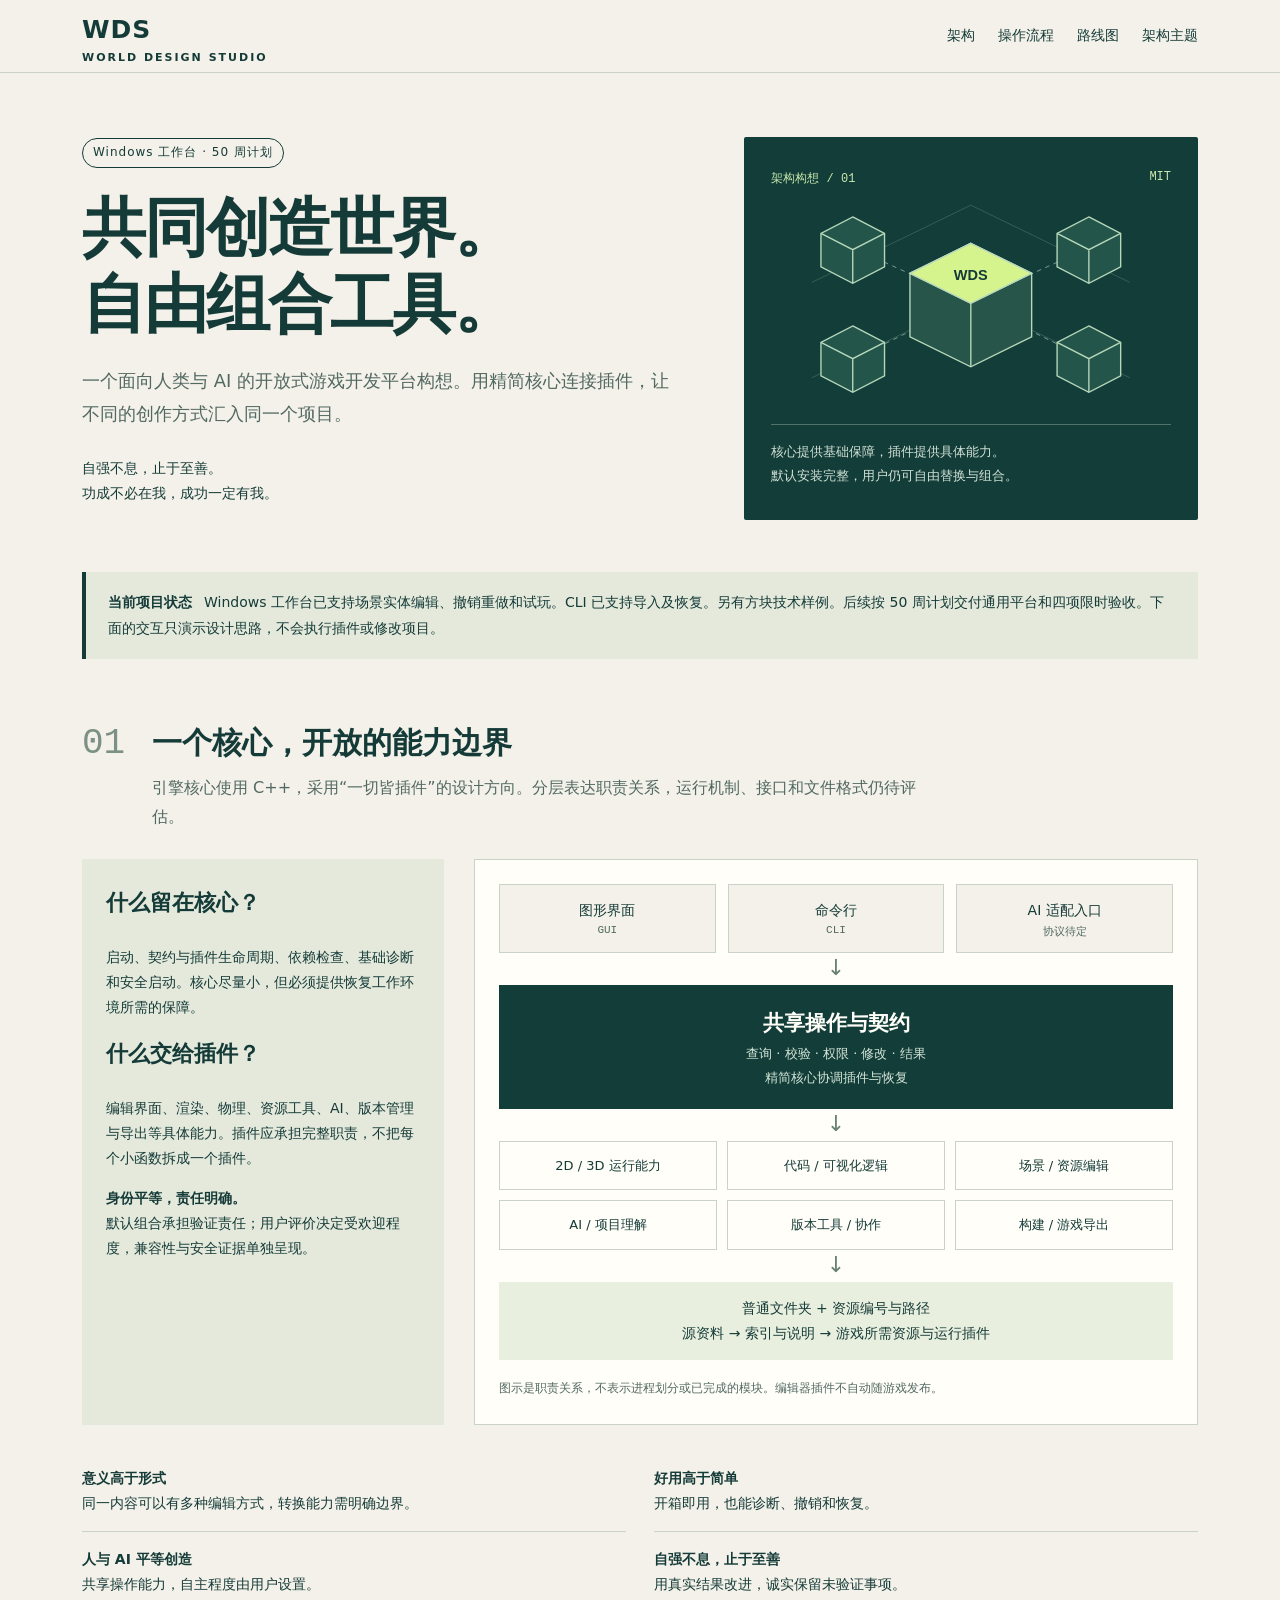
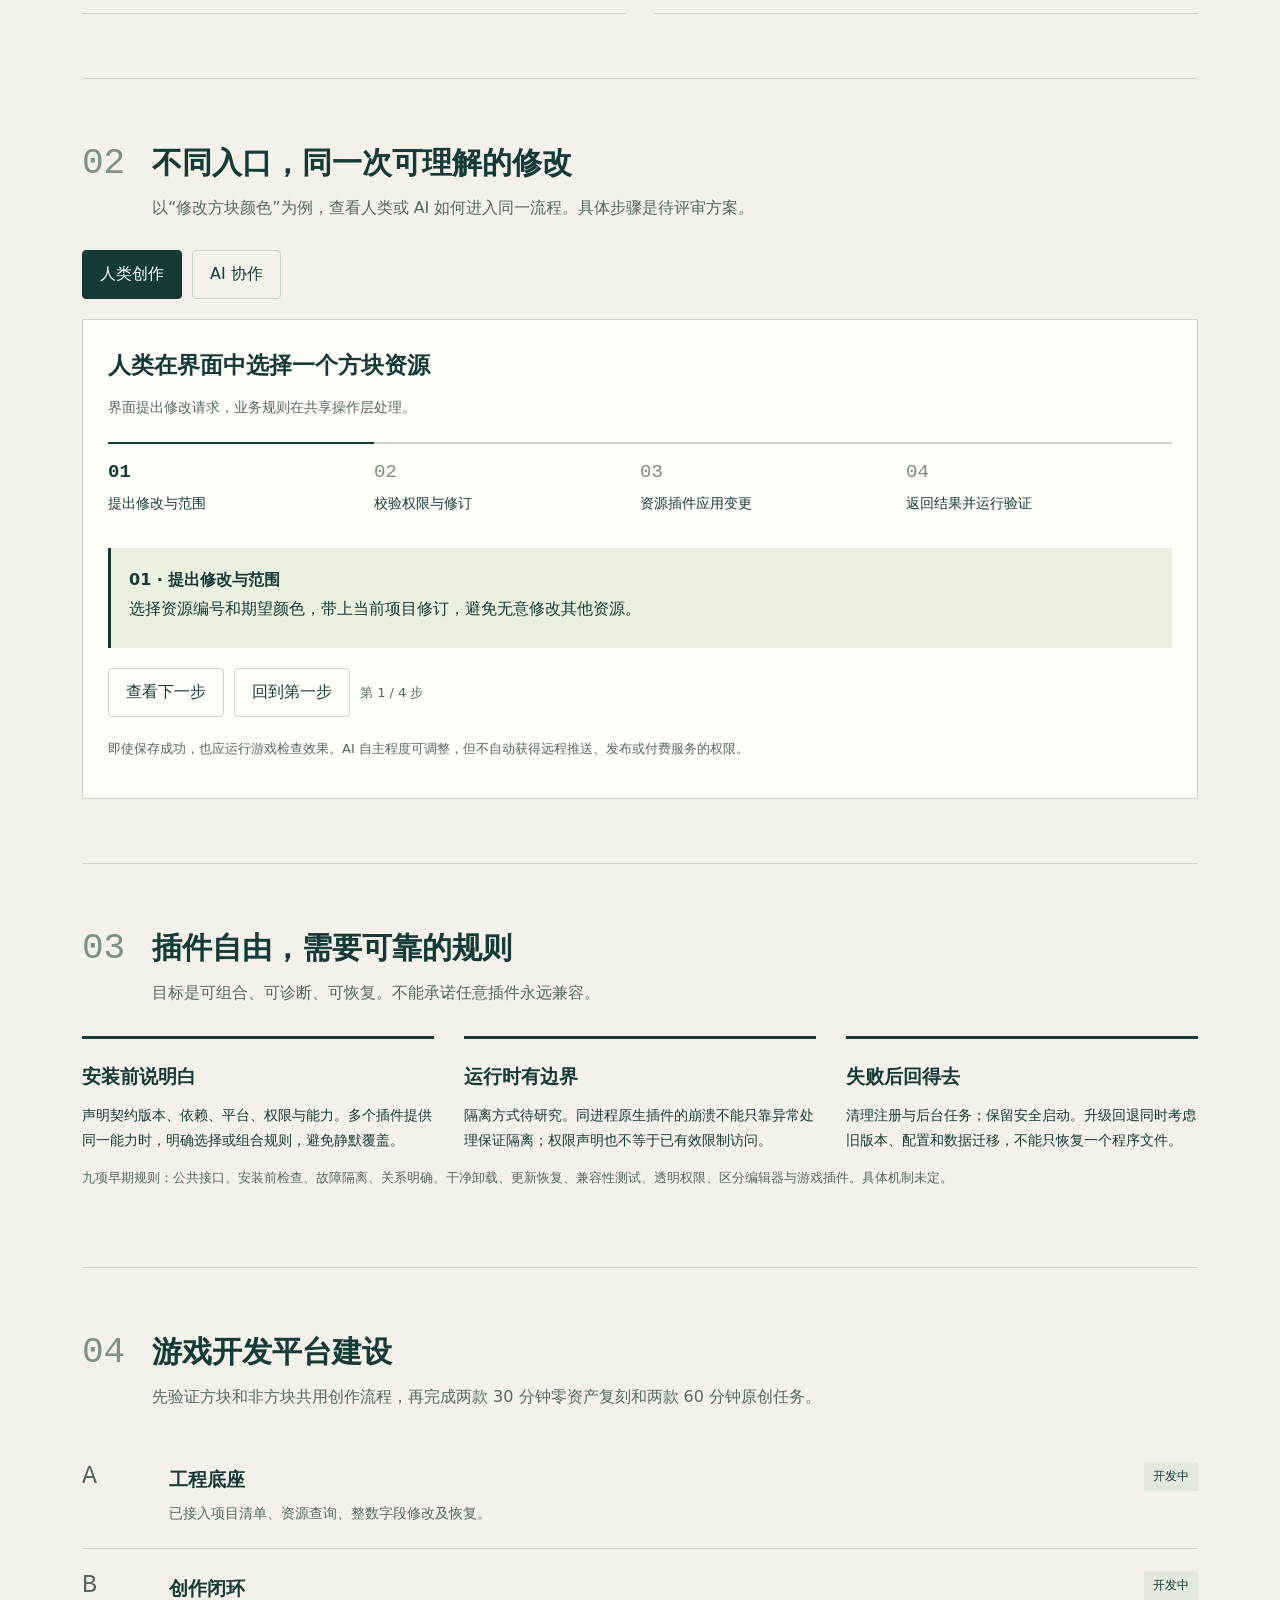
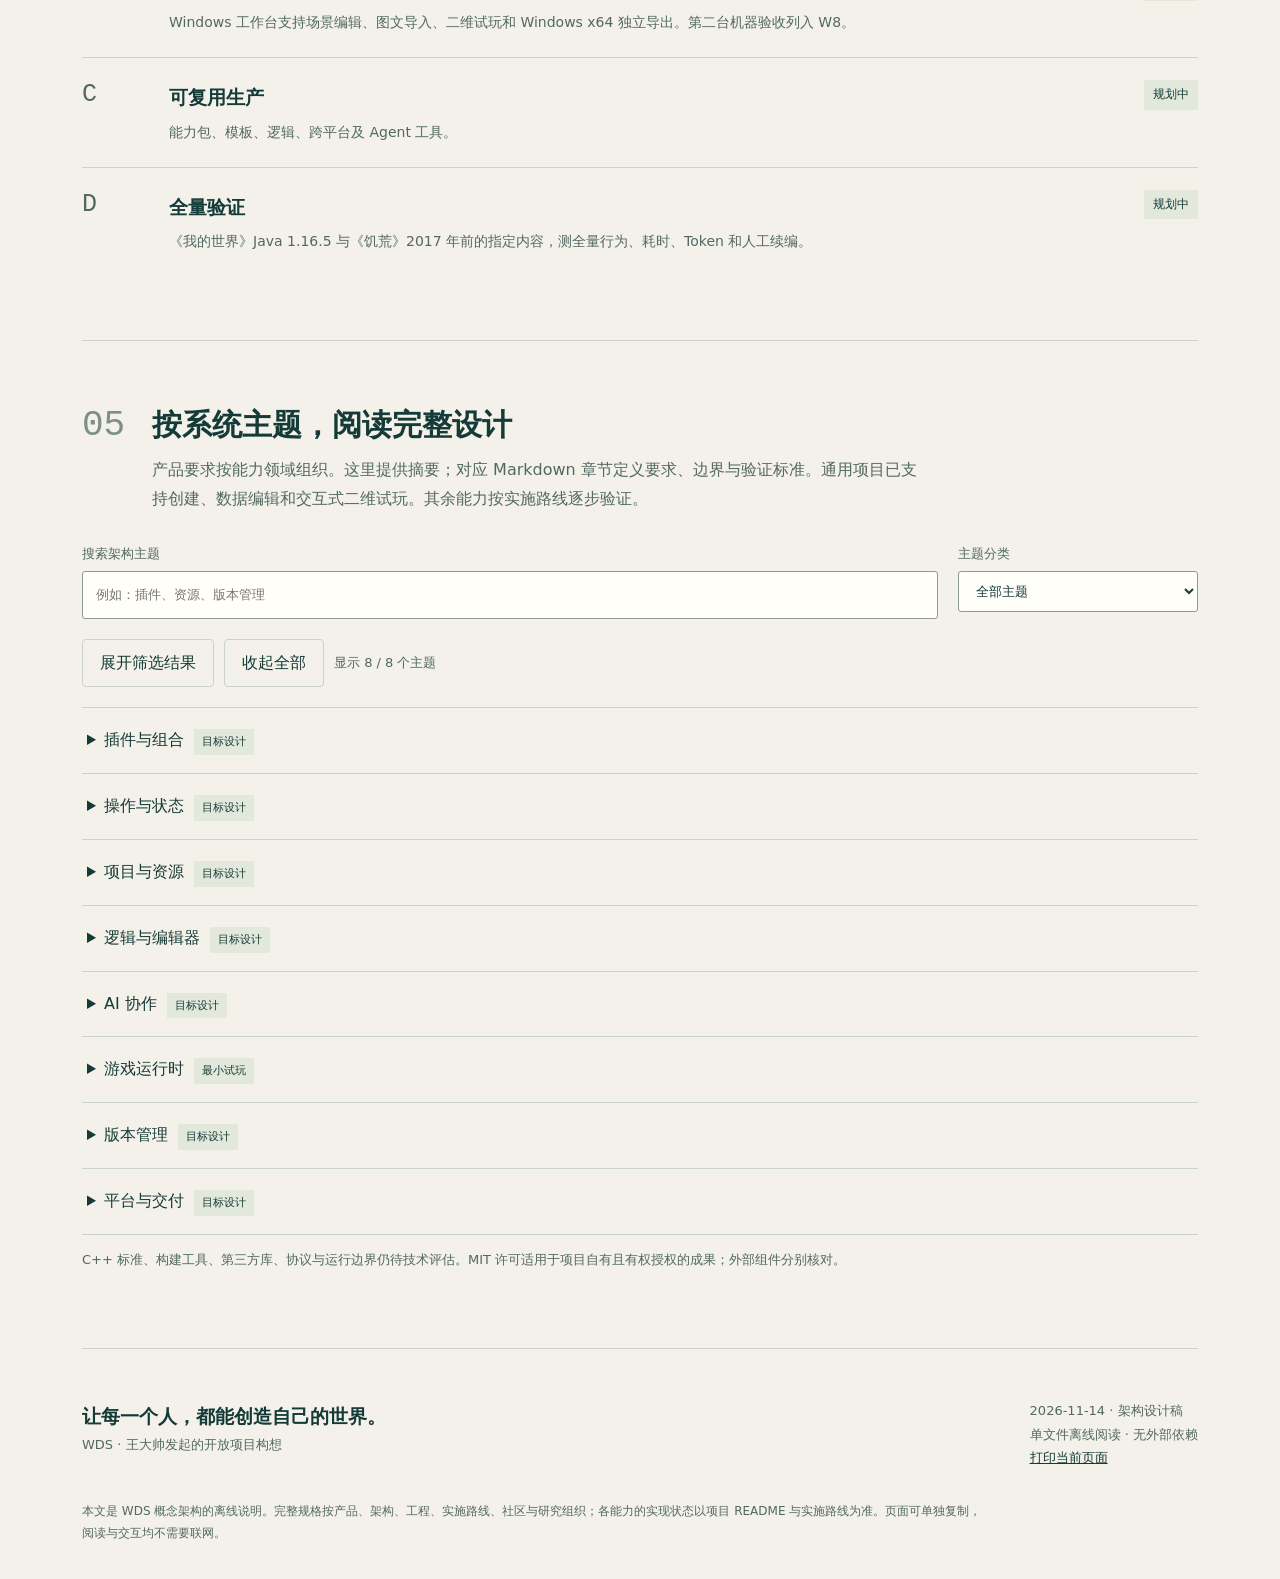
<file: docs/architecture.html>
<!doctype html>
<html lang="zh-CN">
<head>
<meta charset="utf-8">
<meta name="viewport" content="width=device-width,initial-scale=1">
<meta name="description" content="WDS 规划阶段的离线架构说明：精简核心、插件组合、人与 AI 共享操作与系统主题。">
<meta http-equiv="Content-Security-Policy" content="default-src 'none'; style-src 'unsafe-inline'; script-src 'unsafe-inline'; img-src data:; connect-src 'none'; font-src 'none'; base-uri 'none'; form-action 'none'">
<title>WDS · 架构构想 | 离线说明</title>
<style>
:root{--ink:#153b38;--muted:#526962;--paper:#f3f1e9;--white:#fffef8;--line:#c9d3c8;--green:#d6f48e;--orange:#eebc86;--dark:#123d38;--mono:Consolas,monospace}*{box-sizing:border-box}html{scroll-behavior:smooth;scroll-padding-top:90px}body{margin:0;background:var(--paper);color:var(--ink);font-family:"Microsoft YaHei","PingFang SC",system-ui,sans-serif;font-size:16px;line-height:1.8}a{color:inherit;text-underline-offset:4px}button,input,select{font:inherit}button{cursor:pointer}button:focus-visible,a:focus-visible,summary:focus-visible,input:focus-visible,select:focus-visible{outline:3px solid #a24f1d;outline-offset:4px}[hidden]{display:none!important}.skip{position:absolute;left:12px;top:-80px;background:white;padding:10px;z-index:10}.skip:focus{top:12px}.wrap{max-width:1200px;margin:auto;padding:0 42px}header{position:sticky;top:0;z-index:5;background:var(--paper);border-bottom:1px solid var(--line)}header .wrap{display:flex;align-items:center;gap:24px;min-height:72px}.brand{font-size:25px;font-weight:850;text-decoration:none;letter-spacing:1px}.brand small{font-size:11px;letter-spacing:2px;display:block;line-height:1.1}.nav{margin-left:auto;display:flex;gap:23px;flex-wrap:wrap}.nav a{font-size:14px;text-decoration:none}.nav a:hover{text-decoration:underline}.hero{display:grid;grid-template-columns:1.35fr 1fr;gap:50px;padding:64px 0 52px}.eyebrow{font:12px var(--mono);letter-spacing:2px;text-transform:uppercase}.flag{display:inline-block;font-size:12px;border:1px solid var(--ink);padding:3px 10px;border-radius:99px;letter-spacing:1px}.hero h1{font-size:clamp(38px,5vw,64px);line-height:1.2;letter-spacing:-2px;margin:22px 0}.hero .lead{max-width:600px;color:var(--muted);font-size:18px}.hero .spirit{font-size:14px;margin-top:26px}.model{background:var(--dark);color:var(--white);padding:27px;position:relative;align-self:stretch;display:flex;flex-direction:column;justify-content:center;border-radius:2px}.model svg{width:100%;max-height:240px}.model .caption{font-size:13px;color:#d2e1d6;border-top:1px solid #52726b;padding-top:15px;margin-top:10px}.meta{display:flex;gap:20px;justify-content:space-between;font:12px var(--mono);color:#cae8af}.notice{padding:18px 22px;border-left:4px solid var(--ink);background:#e4e9dc;font-size:14px}.notice strong{margin-right:12px}.section{padding:64px 0;border-bottom:1px solid var(--line)}.section-head{display:grid;grid-template-columns:70px 1fr;align-items:start;margin-bottom:28px}.section-no{font:36px var(--mono);color:#7c9086}.section h2{font-size:30px;line-height:1.3;margin:0 0 12px}.section-head p{margin:0;color:var(--muted);max-width:780px}.architecture{display:grid;grid-template-columns:1fr 2fr;gap:30px}.explain{padding:24px;background:#e4e9dc}.explain h3{margin-top:0;font-size:22px}.explain p{font-size:14px}.diagram{border:1px solid var(--line);padding:24px;background:var(--white)}.entries{display:grid;grid-template-columns:repeat(3,1fr);gap:12px}.entry{text-align:center;background:var(--paper);border:1px solid var(--line);padding:13px 4px;font-size:14px}.entry small{display:block;font:11px var(--mono);color:var(--muted)}.connector{text-align:center;color:#688171;height:32px;font-size:22px;line-height:30px}.core{background:var(--dark);color:var(--white);padding:20px;text-align:center}.core strong{font-size:21px}.core span{display:block;font-size:13px;color:#d4e5d8}.capabilities{display:grid;grid-template-columns:repeat(3,1fr);gap:10px}.capabilities div{padding:12px 7px;text-align:center;border:1px solid var(--line);font-size:13px}.asset{background:#e9efdf;padding:14px;text-align:center;font-size:14px}.figcaption{font-size:12px;color:var(--muted);margin:18px 0 0}.principle-list{margin:26px 0 0;padding:0;list-style:none;display:grid;grid-template-columns:1fr 1fr;gap:0 28px}.principle-list li{padding:15px 0;border-bottom:1px solid var(--line);font-size:14px}.principle-list strong{display:block}.toolbar{display:flex;gap:10px;align-items:center;flex-wrap:wrap;margin:20px 0}.choice{background:transparent;border:1px solid var(--line);padding:9px 17px;border-radius:4px;color:var(--ink)}.choice[aria-pressed=true]{background:var(--ink);color:white;border-color:var(--ink)}.demo{background:var(--white);border:1px solid var(--line);padding:25px}.demo h3{margin:0 0 8px;font-size:23px}.demo .sub{font-size:14px;color:var(--muted);margin:0}.steps{counter-reset:step;list-style:none;padding:0;display:grid;grid-template-columns:repeat(4,1fr);gap:0;margin:22px 0}.steps li{position:relative;border-top:2px solid var(--line);padding:17px 16px 10px 0;font-size:14px}.steps li:before{counter-increment:step;content:"0" counter(step);display:block;font:19px var(--mono);margin-bottom:8px;color:#7a8f7e}.steps li.active{border-color:var(--ink)}.steps li.active:before{color:var(--ink);font-weight:bold}.step-note{background:#eaf0de;border-left:3px solid var(--ink);padding:18px;min-height:100px}.step-note strong{display:block}.fine{font-size:13px;color:var(--muted)}.limits{display:grid;grid-template-columns:repeat(3,1fr);gap:30px}.limits h3{font-size:19px;margin:0 0 10px}.limits p{font-size:14px;margin:0}.limits article{border-top:3px solid var(--ink);padding-top:20px}.roadmap{margin:0;padding:0;list-style:none}.roadmap li{display:grid;grid-template-columns:65px 1fr 140px;gap:22px;padding:22px 0;border-bottom:1px solid var(--line);align-items:start}.roadmap li:last-child{border-bottom:0}.roadmap .num{font:25px var(--mono);color:var(--muted)}.roadmap h3{margin:0;font-size:19px}.roadmap p{margin:5px 0 0;font-size:14px;color:var(--muted)}.status{font-size:12px;background:#e3e8dc;padding:4px 9px;justify-self:end;white-space:nowrap}.status.current{background:var(--green)}.filters{display:grid;grid-template-columns:1fr 240px;gap:20px;margin-bottom:18px}.filters label{display:block;font-size:13px;color:var(--muted)}input,select{width:100%;margin-top:6px;background:var(--white);border:1px solid #8b9d8e;padding:11px 13px;color:var(--ink);border-radius:3px}.topic-list{border-top:1px solid var(--line)}details{border-bottom:1px solid var(--line)}summary{padding:18px 5px;cursor:pointer;display:list-item;list-style-position:inside;font-size:16px}summary .id{font:13px var(--mono);padding-right:16px;color:var(--muted)}summary .tag{font-size:11px;background:#e3e8dc;padding:3px 8px;margin-left:10px;display:inline-block}details.pending summary .tag{background:#f2d8b6}details[open]{background:var(--white)}.topic-body{padding:0 24px 22px;font-size:14px;max-width:900px}.topic-body p{margin:10px 0}.end{padding:50px 0 32px;display:flex;justify-content:space-between;gap:30px;font-size:13px;color:var(--muted)}.end strong{color:var(--ink);font-size:19px}.footnote{font-size:12px;max-width:900px;margin:0 0 35px;color:var(--muted)}noscript .notice{margin-top:20px}.js-only{display:none}body.js .js-only{display:flex}.print-button{border:0;background:transparent;text-decoration:underline;color:var(--ink);padding:0}
@media(max-width:850px){.hero{grid-template-columns:1fr;gap:26px}.hero h1{font-size:48px}.model{min-height:280px}.model svg{max-height:180px}.architecture{grid-template-columns:1fr}.limits{gap:20px}.wrap{padding:0 24px}.nav{gap:15px}header .wrap{gap:15px}.nav a{font-size:12px}}
@media(max-width:560px){.wrap{padding:0 18px}header .wrap{padding-top:12px;padding-bottom:12px;align-items:start;flex-direction:column;gap:10px}.brand small{display:inline;margin-left:10px}.nav{margin:0;gap:20px}.hero{padding:35px 0}.hero h1{font-size:39px;letter-spacing:-1px}.hero .lead{font-size:16px}.section{padding:40px 0}.section-head{grid-template-columns:45px 1fr}.section-no{font-size:27px}.section h2{font-size:25px}.diagram{padding:15px}.capabilities{grid-template-columns:repeat(2,1fr)}.principle-list,.limits{grid-template-columns:1fr}.steps{grid-template-columns:repeat(2,1fr)}.roadmap li{grid-template-columns:40px 1fr;gap:10px}.roadmap .status{grid-column:2;justify-self:start}.filters{grid-template-columns:1fr;gap:12px}.end{flex-direction:column}.demo{padding:18px}summary .id{padding-right:8px}.section-head p{font-size:14px}}
@media(prefers-reduced-motion:reduce){html{scroll-behavior:auto}}
@media print{header{position:static}.nav,.toolbar,.filters,.js-only,.print-button{display:none!important}.wrap{max-width:none;padding:0}.hero{padding:20px 0;grid-template-columns:1fr}.model{display:none}.section{padding:24px 0;break-inside:avoid}.topic-list details{display:block!important}.topic-body{display:block}.end{padding:20px 0}body{font-size:12px;background:white;color:black}.notice{background:white}summary{font-size:13px}.architecture{grid-template-columns:1fr 1.8fr}}
</style>
</head>
<body>
<a class="skip" href="#main">跳到正文</a>
<header><div class="wrap"><a class="brand" href="#main">WDS <small>WORLD DESIGN STUDIO</small></a><nav class="nav" aria-label="页面导航"><a href="#structure">架构</a><a href="#flow">操作流程</a><a href="#roadmap">路线图</a><a href="#topics">架构主题</a></nav></div></header>
<main class="wrap" id="main">
<section class="hero" aria-labelledby="hero-title"><div><span class="flag">Windows 工作台 · 50 周计划</span><h1 id="hero-title">共同创造世界。<br>自由组合工具。</h1><p class="lead">一个面向人类与 AI 的开放式游戏开发平台构想。用精简核心连接插件，让不同的创作方式汇入同一个项目。</p><p class="spirit">自强不息，止于至善。<br>功成不必在我，成功一定有我。</p></div><div class="model"><div class="meta"><span>架构构想 / 01</span><span>MIT</span></div><svg viewBox="0 0 440 250" role="img" aria-label="多个可组合方块围绕 WDS 核心，象征插件协作"><g fill="none" stroke="#84a399" stroke-width="1"><path d="M220 126L90 67M220 126L350 67M220 126L90 190M220 126L350 190" stroke-dasharray="5 5"/><path d="M45 210L220 125L395 210M45 105L220 20L395 105" opacity=".35"/></g><g stroke="#b7d8bb" stroke-width="1.5"><path d="M220 62l67 33v70l-67 33-67-33V95z" fill="#27554a"/><path d="M153 95l67 33 67-33M220 128v70" fill="none"/><path d="M220 62l67 33-67 33-67-33z" fill="#d6f48e"/><path d="M90 33l35 18v37l-35 18-35-18V51zM350 33l35 18v37l-35 18-35-18V51zM90 153l35 18v37l-35 18-35-18v-37zM350 153l35 18v37l-35 18-35-18v-37z" fill="#24554a"/><path d="M55 51l35 18 35-18M90 69v37M315 51l35 18 35-18M350 69v37M55 171l35 18 35-18M90 189v37M315 171l35 18 35-18M350 189v37" fill="none"/></g><text x="220" y="102" text-anchor="middle" fill="#153b38" font-size="16" font-family="sans-serif" font-weight="bold">WDS</text></svg><div class="caption">核心提供基础保障，插件提供具体能力。<br>默认安装完整，用户仍可自由替换与组合。</div></div></section>
<div class="notice"><strong>当前项目状态</strong>Windows 工作台已支持场景实体编辑、撤销重做和试玩。CLI 已支持导入及恢复。另有方块技术样例。后续按 50 周计划交付通用平台和四项限时验收。下面的交互只演示设计思路，不会执行插件或修改项目。</div>
<noscript><div class="notice">浏览器未启用脚本：架构、路线图和全部主题仍可阅读与展开；流程切换与搜索暂不可用。</div></noscript>
<section class="section" id="structure"><div class="section-head"><span class="section-no">01</span><div><h2>一个核心，开放的能力边界</h2><p>引擎核心使用 C++，采用“一切皆插件”的设计方向。分层表达职责关系，运行机制、接口和文件格式仍待评估。</p></div></div><div class="architecture"><aside class="explain"><h3>什么留在核心？</h3><p>启动、契约与插件生命周期、依赖检查、基础诊断和安全启动。核心尽量小，但必须提供恢复工作环境所需的保障。</p><h3>什么交给插件？</h3><p>编辑界面、渲染、物理、资源工具、AI、版本管理与导出等具体能力。插件应承担完整职责，不把每个小函数拆成一个插件。</p><p><strong>身份平等，责任明确。</strong><br>默认组合承担验证责任；用户评价决定受欢迎程度，兼容性与安全证据单独呈现。</p></aside><div class="diagram"><div class="entries"><div class="entry">图形界面<small>GUI</small></div><div class="entry">命令行<small>CLI</small></div><div class="entry">AI 适配入口<small>协议待定</small></div></div><div class="connector" aria-hidden="true">↓</div><div class="core"><strong>共享操作与契约</strong><span>查询 · 校验 · 权限 · 修改 · 结果</span><span>精简核心协调插件与恢复</span></div><div class="connector" aria-hidden="true">↓</div><div class="capabilities"><div>2D / 3D 运行能力</div><div>代码 / 可视化逻辑</div><div>场景 / 资源编辑</div><div>AI / 项目理解</div><div>版本工具 / 协作</div><div>构建 / 游戏导出</div></div><div class="connector" aria-hidden="true">↓</div><div class="asset">普通文件夹 + 资源编号与路径<br>源资料 → 索引与说明 → 游戏所需资源与运行插件</div><p class="figcaption">图示是职责关系，不表示进程划分或已完成的模块。编辑器插件不自动随游戏发布。</p></div></div><ul class="principle-list"><li><strong>意义高于形式</strong>同一内容可以有多种编辑方式，转换能力需明确边界。</li><li><strong>好用高于简单</strong>开箱即用，也能诊断、撤销和恢复。</li><li><strong>人与 AI 平等创造</strong>共享操作能力，自主程度由用户设置。</li><li><strong>自强不息，止于至善</strong>用真实结果改进，诚实保留未验证事项。</li></ul></section>
<section class="section" id="flow"><div class="section-head"><span class="section-no">02</span><div><h2>不同入口，同一次可理解的修改</h2><p>以“修改方块颜色”为例，查看人类或 AI 如何进入同一流程。具体步骤是待评审方案。</p></div></div><div class="toolbar js-only" role="group" aria-label="选择创作入口"><button class="choice" data-role="human" aria-pressed="true">人类创作</button><button class="choice" data-role="ai" aria-pressed="false">AI 协作</button></div><div class="demo"><h3 id="flow-title">人类在界面中选择一个方块资源</h3><p class="sub" id="flow-sub">界面提出修改请求，业务规则在共享操作层处理。</p><ol class="steps"><li class="active">提出修改与范围</li><li>校验权限与修订</li><li>资源插件应用变更</li><li>返回结果并运行验证</li></ol><div class="step-note" aria-live="polite"><strong id="step-title">01 · 提出修改与范围</strong><span id="step-text">选择资源编号和期望颜色，带上当前项目修订，避免无意修改其他资源。</span></div><div class="toolbar js-only"><button class="choice" id="next-step">查看下一步</button><button class="choice" id="reset-step">回到第一步</button><span class="fine" id="step-count">第 1 / 4 步</span></div><p class="fine">即使保存成功，也应运行游戏检查效果。AI 自主程度可调整，但不自动获得远程推送、发布或付费服务的权限。</p></div></section>
<section class="section" id="limits"><div class="section-head"><span class="section-no">03</span><div><h2>插件自由，需要可靠的规则</h2><p>目标是可组合、可诊断、可恢复。不能承诺任意插件永远兼容。</p></div></div><div class="limits"><article><h3>安装前说明白</h3><p>声明契约版本、依赖、平台、权限与能力。多个插件提供同一能力时，明确选择或组合规则，避免静默覆盖。</p></article><article><h3>运行时有边界</h3><p>隔离方式待研究。同进程原生插件的崩溃不能只靠异常处理保证隔离；权限声明也不等于已有效限制访问。</p></article><article><h3>失败后回得去</h3><p>清理注册与后台任务；保留安全启动。升级回退同时考虑旧版本、配置和数据迁移，不能只恢复一个程序文件。</p></article></div><p class="fine">九项早期规则：公共接口、安装前检查、故障隔离、关系明确、干净卸载、更新恢复、兼容性测试、透明权限、区分编辑器与游戏插件。具体机制未定。</p></section>
<section class="section" id="roadmap"><div class="section-head"><span class="section-no">04</span><div><h2>游戏开发平台建设</h2><p>先验证方块和非方块共用创作流程，再完成两款 30 分钟零资产复刻和两款 60 分钟原创任务。</p></div></div><ol class="roadmap"><li><span class="num">A</span><div><h3>工程底座</h3><p>已接入项目清单、资源查询、整数字段修改及恢复。</p></div><span class="status">开发中</span></li><li><span class="num">B</span><div><h3>创作闭环</h3><p>Windows 工作台支持场景编辑、图文导入、二维试玩和 Windows x64 独立导出。第二台机器验收列入 W8。</p></div><span class="status">开发中</span></li><li><span class="num">C</span><div><h3>可复用生产</h3><p>能力包、模板、逻辑、跨平台及 Agent 工具。</p></div><span class="status">规划中</span></li><li><span class="num">D</span><div><h3>全量验证</h3><p>《我的世界》Java 1.16.5 与《饥荒》2017 年前的指定内容，测全量行为、耗时、Token 和人工续编。</p></div><span class="status">规划中</span></li></ol></section>
<section class="section" id="topics"><div class="section-head"><span class="section-no">05</span><div><h2>按系统主题，阅读完整设计</h2><p>产品要求按能力领域组织。这里提供摘要；对应 Markdown 章节定义要求、边界与验证标准。通用项目已支持创建、数据编辑和交互式二维试玩。其余能力按实施路线逐步验证。</p></div></div><div class="filters"><label>搜索架构主题<input id="search" type="search" placeholder="例如：插件、资源、版本管理" disabled></label><label>主题分类<select id="category-filter" disabled><option value="all">全部主题</option><option value="foundation">平台基础</option><option value="creation">创作系统</option></select></label></div><div class="toolbar js-only"><button class="choice" id="expand-all">展开筛选结果</button><button class="choice" id="collapse-all">收起全部</button><span class="fine" id="result-count" aria-live="polite">显示 8 / 8 个主题</span></div><div class="topic-list"><details id="topic-plugins" data-category="foundation"><summary>插件与组合<span class="tag">目标设计</span></summary><div class="topic-body"><p>能力定义、实现与调用方分开。默认发行组合完整可用，用户可替换与分享组合。</p><p>配置需要说明覆盖来源和当前生效状态。插件注册与资源应有清理路径；版本检查不等于行为兼容，失败恢复必须说明实际恢复范围。</p></div></details><details id="topic-commands" data-category="foundation"><summary>操作与状态<span class="tag">目标设计</span></summary><div class="topic-body"><p>GUI、CLI 与 AI 共享参数、权限、修订和结果语义，不为不同入口复制业务规则。</p><p>区分查询、修改与外部副作用。重试、取消、撤销、长任务及并发冲突均需明确结果；持久变更和临时进度分开。</p></div></details><details id="topic-assets" data-category="creation"><summary>项目与资源<span class="tag">目标设计</span></summary><div class="topic-body"><p>普通文件夹保存源内容，稳定资源编号与路径共同维护引用。自动说明帮助理解项目。</p><p>每种资源明确权威内容、编辑视图与派生资料；转换不可表达时保留原文，冲突按文本、结构化和二进制资源分别处理。</p></div></details><details id="topic-authoring" data-category="creation"><summary>逻辑与编辑器<span class="tag">目标设计</span></summary><div class="topic-body"><p>代码和可视化逻辑共享行为语义，支持按任务选择和混合使用创作入口。</p><p>共享中间表示和脚本语言尚未确定。只对声明的子集承诺往返转换；不可转换表达应可保留，调试能定位到对应资源与修订。</p></div></details><details id="topic-ai" data-category="creation"><summary>AI 协作<span class="tag">目标设计</span></summary><div class="topic-body"><p>AI 理解真实项目、参与修改与运行验证，用户自由设置自主程度并可随时接管。</p><p>原始资料与自动说明共同提供上下文，过时说明应标记。授权范围、预算、停止和恢复分别处理，模型与工具提供商可替换。</p></div></details><details id="topic-runtime" data-category="foundation"><summary>游戏运行时<span class="tag">最小试玩</span></summary><div class="topic-body"><p>CLI 和 Windows 工作台从指定项目修订启动入口场景。二维试玩支持精灵、30 Hz 固定步进与胜负规则。试玩状态保存在内存，重跑从源数据开始。</p><p>2D 与 3D 共享通用逻辑，渲染、物理与空间处理分别优化。方块项目是检验平台能力的参考项目。</p><p>实时路径与管理路径可采用不同机制。导出只包含必要运行插件和资源，编辑器插件、凭据和临时资料不自动进入成品。</p></div></details><details id="topic-version-control" data-category="foundation"><summary>版本管理<span class="tag">目标设计</span></summary><div class="topic-body"><p>目标是可理解差异、冲突处理和可恢复历史；Git 深度整合仍是待评估的候选方向。</p><p>本地保存、提交、远程推送和发布是不同操作。代码、场景和二进制资源采用合适的比较与合并策略，大文件服务尚未选型。</p></div></details><details id="topic-platforms" data-category="foundation"><summary>平台与交付<span class="tag">目标设计</span></summary><div class="topic-body"><p>桌面优先，首期研究 Windows、Linux、macOS，并纳入 Web 支持方向。</p><p>当前最小试玩已在 Windows 验证。浏览器运行游戏、浏览器编辑与远程访问分别确定范围；不承诺所有原生插件直接运行于浏览器。</p></div></details></div><p id="empty" hidden>没有匹配主题。可缩短关键词或选择“全部主题”。</p><p class="fine">C++ 标准、构建工具、第三方库、协议与运行边界仍待技术评估。MIT 许可适用于项目自有且有权授权的成果；外部组件分别核对。</p></section>
<footer><div class="end"><div><strong>让每一个人，都能创造自己的世界。</strong><br>WDS · 王大帅发起的开放项目构想</div><div>2026-11-14 · 架构设计稿<br>单文件离线阅读 · 无外部依赖<br><button class="print-button js-only" id="print-page">打印当前页面</button></div></div><p class="footnote">本文是 WDS 概念架构的离线说明。完整规格按产品、架构、工程、实施路线、社区与研究组织；各能力的实现状态以项目 README 与实施路线为准。页面可单独复制，阅读与交互均不需要联网。</p></footer>
</main>
<script>
'use strict';
document.body.classList.add('js');
const steps=[['提出修改与范围','选择资源编号和期望颜色，带上当前项目修订，避免无意修改其他资源。'],['校验权限与修订','共享操作检查参数、权限与基础修订。发现并发修改时，显示冲突并保留双方内容，不静默覆盖。'],['资源插件应用变更','负责资源的插件按契约更新权威内容，同时使相关索引和自动项目说明重新整理或标记失效。'],['返回结果并运行验证','返回变更、诊断与恢复信息，再运行游戏检查效果。构建通过或保存成功，都不能独自证明玩法正确。']];
let step=0;let role='human';
function renderStep(){document.getElementById('step-title').textContent=String(step+1).padStart(2,'0')+' · '+steps[step][0];document.getElementById('step-text').textContent=steps[step][1];document.getElementById('step-count').textContent='第 '+(step+1)+' / 4 步';document.querySelectorAll('.steps li').forEach((li,i)=>li.classList.toggle('active',i===step));document.getElementById('next-step').textContent=step===3?'从头再看':'查看下一步';}
document.getElementById('next-step').addEventListener('click',()=>{step=(step+1)%4;renderStep();});
document.getElementById('reset-step').addEventListener('click',()=>{step=0;renderStep();});
document.querySelectorAll('[data-role]').forEach(button=>button.addEventListener('click',()=>{role=button.dataset.role;document.querySelectorAll('[data-role]').forEach(b=>b.setAttribute('aria-pressed',String(b===button)));document.getElementById('flow-title').textContent=role==='ai'?'AI 在用户授权范围内提出资源修改':'人类在界面中选择一个方块资源';document.getElementById('flow-sub').textContent=role==='ai'?'读取真实项目状态，核对自动说明是否过时，再调用与 GUI/CLI 共用的操作。':'界面提出修改请求，业务规则在共享操作层处理。';step=0;renderStep();}));
const search=document.getElementById('search'),filter=document.getElementById('category-filter'),records=Array.from(document.querySelectorAll('.topic-list details'));
search.disabled=false;filter.disabled=false;
function applyFilter(){const q=search.value.trim().toLowerCase();let shown=0;records.forEach(record=>{const show=record.textContent.toLowerCase().includes(q)&&(filter.value==='all'||record.dataset.category===filter.value);record.hidden=!show;if(show)shown++;});document.getElementById('result-count').textContent='显示 '+shown+' / 8 个主题';document.getElementById('empty').hidden=shown!==0;}
search.addEventListener('input',applyFilter);filter.addEventListener('change',applyFilter);
document.getElementById('expand-all').addEventListener('click',()=>records.filter(r=>!r.hidden).forEach(r=>r.open=true));
document.getElementById('collapse-all').addEventListener('click',()=>records.forEach(r=>r.open=false));
document.getElementById('print-page').addEventListener('click',()=>window.print());
</script>
</body>
</html>
</file>
